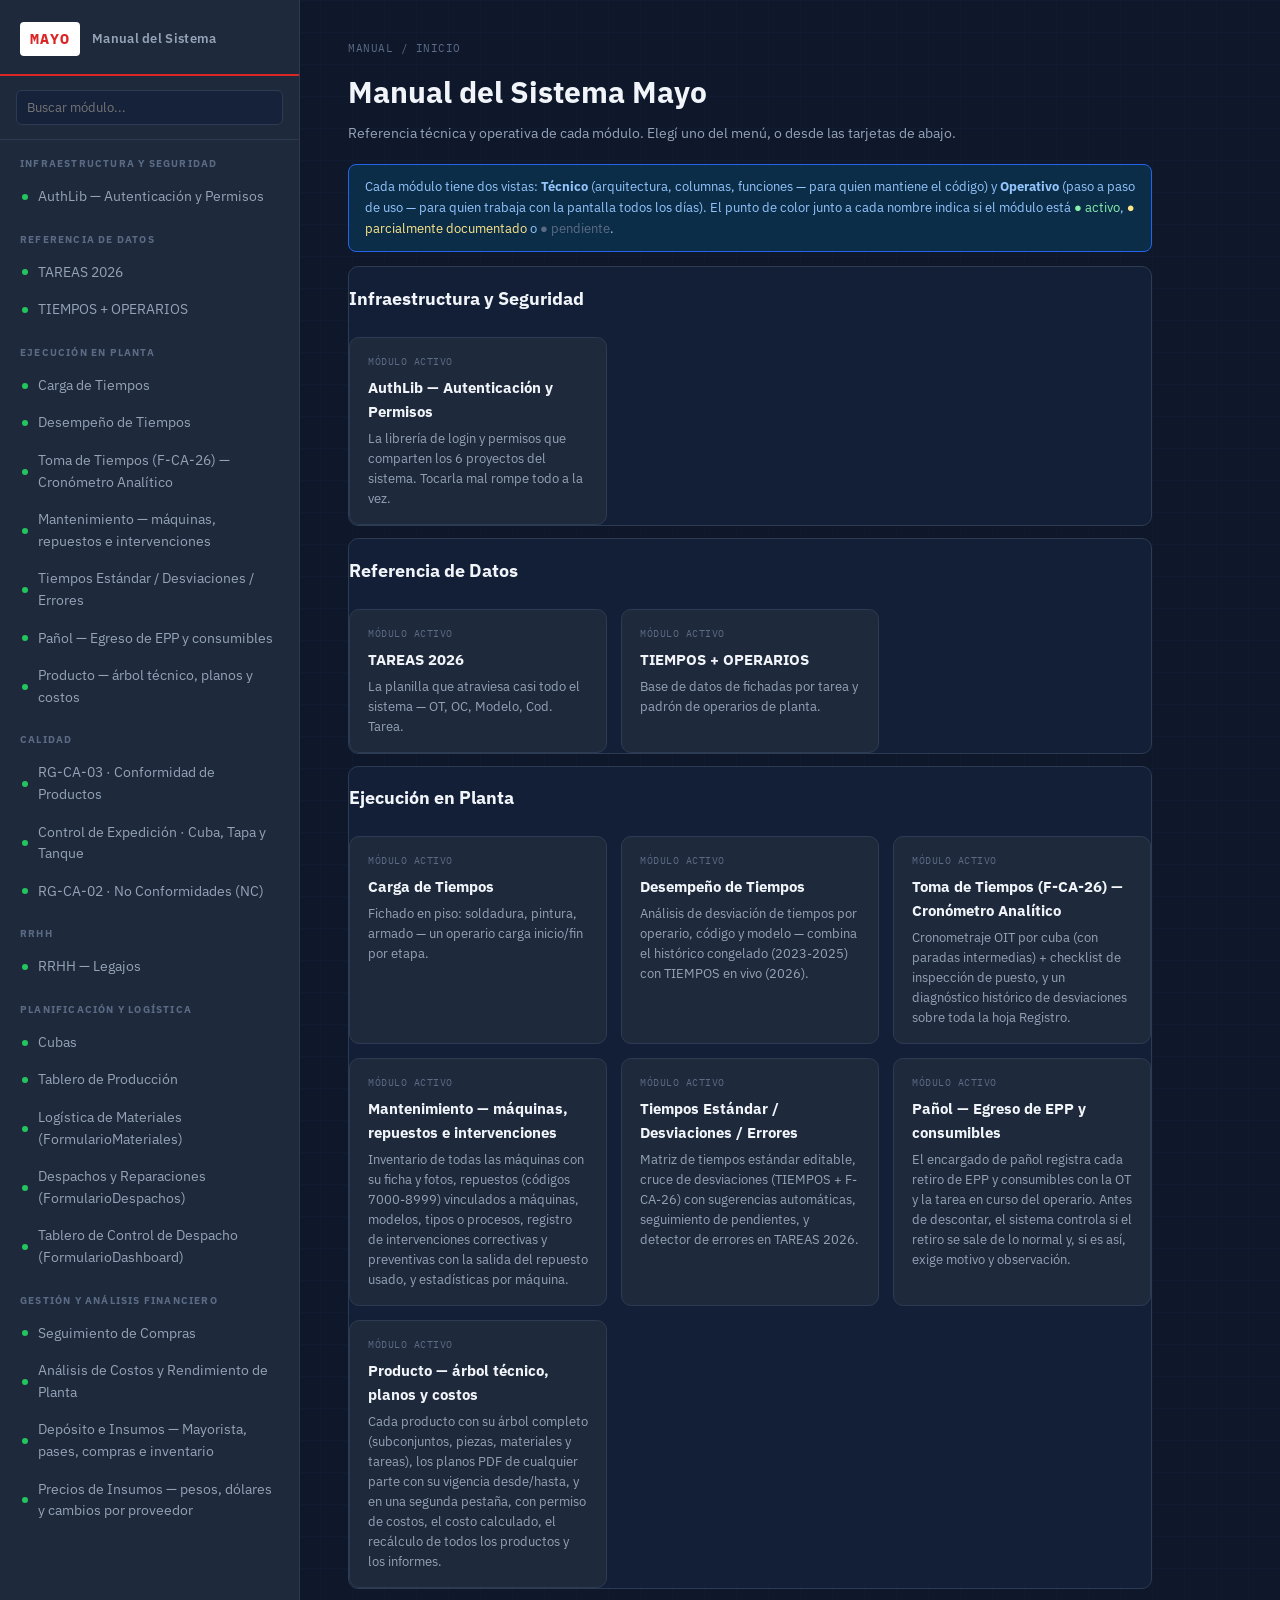
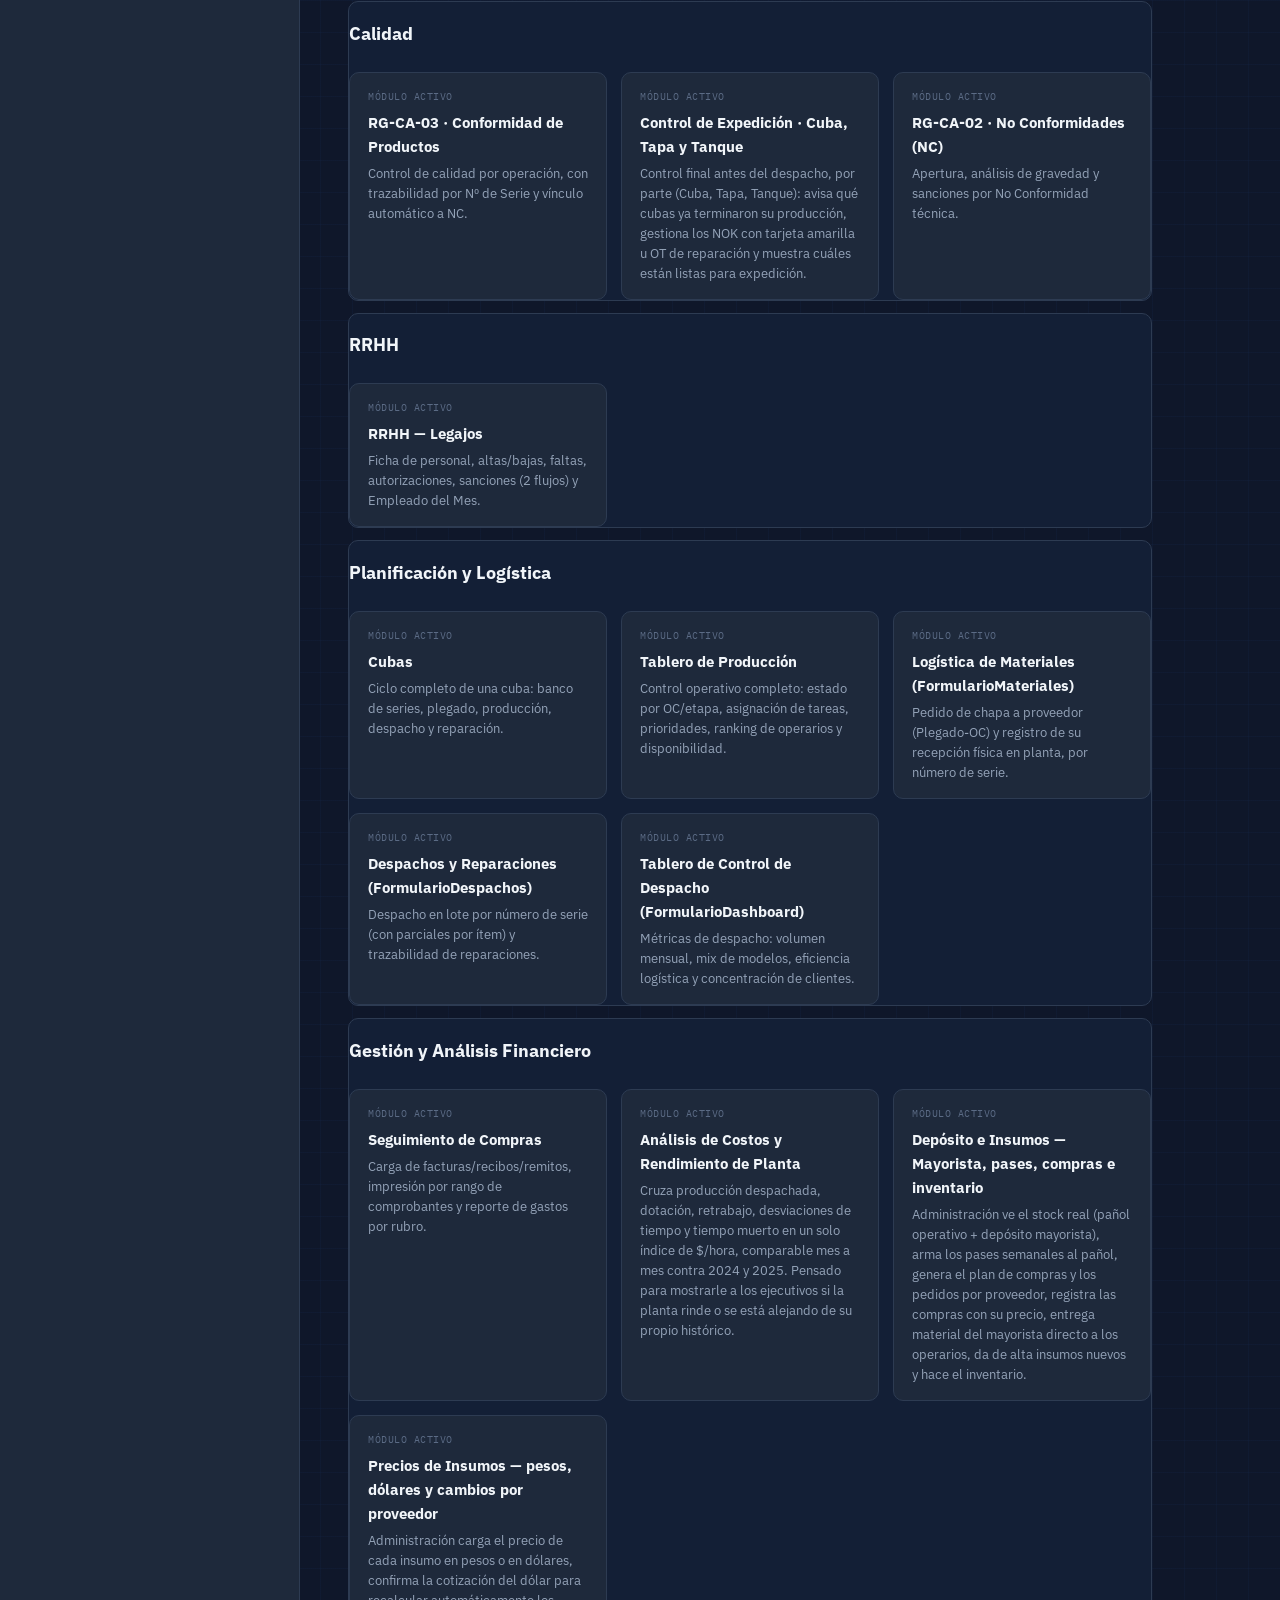
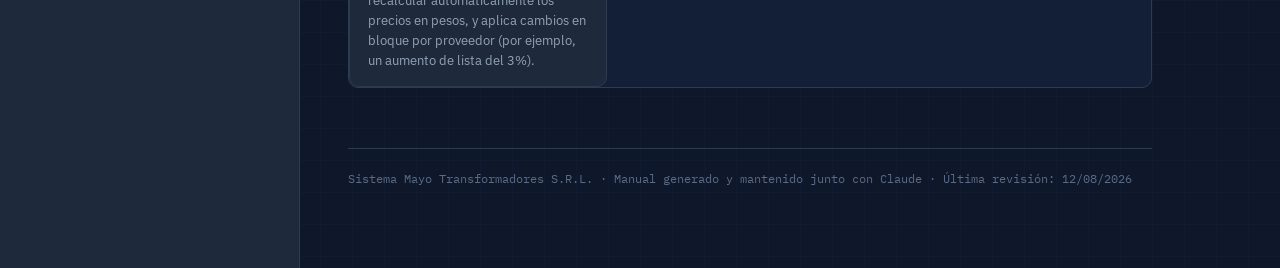
<file: manual/index.html>
<!DOCTYPE html>
<html lang="es">
<head>
<meta charset="UTF-8">
<meta name="viewport" content="width=device-width, initial-scale=1.0">
<title>Manual Sistema Mayo</title>
<link rel="stylesheet" href="style.css">
</head>
<body>

<button class="btn-menu-mobile" id="btnMenuMobile">☰</button>

<div class="app-shell">
    <aside class="sidebar" id="sidebar">
        <div class="sidebar-header">
            <span class="logo-box">MAYO</span>
            <h1>Manual del Sistema</h1>
        </div>
        <div class="sidebar-search">
            <input type="text" id="buscador" placeholder="Buscar módulo...">
        </div>
        <nav class="sidebar-nav" id="navMenu"></nav>
    </aside>

    <main class="contenido" id="contenido"></main>
</div>

<script src="content.js"></script>
<script>
const $ = (sel, ctx) => (ctx || document).querySelector(sel);
const $$ = (sel, ctx) => Array.from((ctx || document).querySelectorAll(sel));

let moduloActual = null;
// Por defecto se abre en modo Operativo. Los modales lo abren con
// ?modo=tecnico o ?modo=operativo (botón "📘 Manual") y #<id del módulo>.
let modoActual = (function () {
    const m = (new URLSearchParams(window.location.search).get('modo') || '').toLowerCase();
    return (m === 'tecnico' || m === 'técnico') ? 'tecnico' : 'operativo';
})();

// ---------------------------------------------------------------------
// Permiso para ver la pestaña Técnico — clave "manual-tecnico" en Accesos.
// Mismo mecanismo JSONP que ya usa el Hub para el login, contra el mismo
// deployment de AuthLib WebApp (no se inventa un método nuevo).
// Sin token en la URL, o sin el permiso concedido, se asume el nivel más
// bajo: solo se ve Operativo, sin mostrar el toggle Técnico/Operativo.
// ---------------------------------------------------------------------
const AUTHLIB_WEBAPP_URL = "https://script.google.com/macros/s/AKfycbw4HRdgdhRdpgBe6uyqOXmvmNIok4384gTOFyx1tB_jNmXKYLmscJQuHeQb5-pqwP6-/exec";
let tieneAccesoTecnico = false;

function llamarAuthLib(params, callbackFn) {
    const nombreCallback = "cb_" + Date.now();
    window[nombreCallback] = function(data) {
        callbackFn(data);
        delete window[nombreCallback];
        document.body.removeChild(script);
    };
    const query = Object.keys(params).map(k => k + "=" + encodeURIComponent(params[k])).join("&");
    const script = document.createElement("script");
    script.src = AUTHLIB_WEBAPP_URL + "?" + query + "&callback=" + nombreCallback;
    document.body.appendChild(script);
}

function verificarPermisoTecnico() {
    const params = new URLSearchParams(window.location.search);
    const token = params.get('token');
    if (!token) return; // sin token: queda en el nivel más bajo (tieneAccesoTecnico = false)

    llamarAuthLib({ accion: "modulosPermitidos", token: token }, function(res) {
        if (res && res.status === "OK" && Array.isArray(res.modulos) && res.modulos.includes("manual-tecnico")) {
            tieneAccesoTecnico = true;
            // Si ya se había pintado una página de módulo mientras se
            // esperaba esta respuesta, se refresca para mostrar el toggle.
            if (moduloActual) { renderModulo(moduloActual); inicializarAcordeon(); }
        }
    });
}

// ---------------------------------------------------------------------
// Sidebar
// ---------------------------------------------------------------------
function renderSidebar(filtro) {
    const nav = $('#navMenu');
    nav.innerHTML = '';
    const f = (filtro || '').toLowerCase().trim();

    CONTENIDO.categorias.forEach(cat => {
        const mods = CONTENIDO.modulos.filter(m =>
            m.categoria === cat &&
            (!f || m.nombre.toLowerCase().includes(f) || m.resumen.toLowerCase().includes(f))
        );
        if (!mods.length) return;

        const catEl = document.createElement('div');
        catEl.className = 'nav-categoria';
        catEl.textContent = cat;
        nav.appendChild(catEl);

        mods.forEach(m => {
            const item = document.createElement('div');
            item.className = 'nav-item' + (moduloActual === m.id ? ' activo' : '');
            const dotClass = m.estado === 'activo' ? 'dot-activo' : (m.estado === 'parcial' ? 'dot-parcial' : 'dot-pendiente');
            item.innerHTML = '<span class="dot ' + dotClass + '"></span><span>' + m.nombre + '</span>';
            item.onclick = () => { location.hash = m.id; cerrarMenuMobile(); };
            nav.appendChild(item);
        });
    });
}

$('#buscador').addEventListener('input', e => renderSidebar(e.target.value));

// ---------------------------------------------------------------------
// Home
// ---------------------------------------------------------------------
function renderHome() {
    let html = '<div class="crumb">MANUAL / INICIO</div>';
    html += '<h2 style="font-size:30px;margin:0 0 6px;">Manual del Sistema Mayo</h2>';
    html += '<p class="page-subtitle">Referencia técnica y operativa de cada módulo. Elegí uno del menú, o desde las tarjetas de abajo.</p>';

    html += '<div class="callout callout-info">Cada módulo tiene dos vistas: <b>Técnico</b> (arquitectura, columnas, funciones — para quien mantiene el código) y <b>Operativo</b> (paso a paso de uso — para quien trabaja con la pantalla todos los días). El punto de color junto a cada nombre indica si el módulo está <span style="color:#86efac">● activo</span>, <span style="color:#fde68a">● parcialmente documentado</span> o <span style="color:#5b6b85">● pendiente</span>.</div>';

    CONTENIDO.categorias.forEach(cat => {
        const mods = CONTENIDO.modulos.filter(m => m.categoria === cat);
        if (!mods.length) return;
        html += '<div class="bloque"><h3>' + cat + '</h3><div class="grid-modulos">';
        mods.forEach(m => {
            html += '<div class="tarjeta-modulo" onclick="location.hash=\'' + m.id + '\'">' +
                '<div class="cat">' + estadoTexto(m.estado) + '</div>' +
                '<h4>' + m.nombre + '</h4>' +
                '<p>' + m.resumen + '</p>' +
                '</div>';
        });
        html += '</div></div>';
    });

    html += '<footer class="wiki-footer">Sistema Mayo Transformadores S.R.L. · Manual generado y mantenido junto con Claude · Última revisión: 12/08/2026</footer>';

    $('#contenido').innerHTML = html;
}

function estadoTexto(estado) {
    return estado === 'activo' ? 'MÓDULO ACTIVO' : (estado === 'parcial' ? 'DOCUMENTACIÓN PARCIAL' : 'PENDIENTE');
}

// ---------------------------------------------------------------------
// Página de módulo
// ---------------------------------------------------------------------
function renderModulo(id) {
    const m = CONTENIDO.modulos.find(x => x.id === id);
    if (!m) { renderHome(); return; }
    moduloActual = id;

    const badgeClass = m.estado === 'activo' ? 'badge-activo' : (m.estado === 'parcial' ? 'badge-parcial' : 'badge-pendiente');

    let html = '<div class="crumb">MANUAL / ' + m.categoria.toUpperCase() + '</div>';
    html += '<div class="page-header"><div><h2>' + m.nombre + '</h2>';
    html += '<p class="page-subtitle">' + m.resumen + '</p></div>';
    html += '<span class="badge-estado ' + badgeClass + '">' + estadoTexto(m.estado) + '</span></div>';

    // El toggle SIEMPRE se muestra — el permiso "manual-tecnico" no oculta
    // el botón, bloquea el contenido de esa vista (ver renderVista).
    html += '<div class="modo-switch ' + (modoActual === 'tecnico' ? 'tec' : 'op') + '" id="modoSwitch">' +
        '<div class="rail"></div>' +
        '<button data-modo="tecnico" class="' + (modoActual === 'tecnico' ? 'activo' : '') + '">Técnico' + (tieneAccesoTecnico ? '' : ' 🔒') + '</button>' +
        '<button data-modo="operativo" class="' + (modoActual === 'operativo' ? 'activo' : '') + '">Operativo</button>' +
        '</div>';

    html += '<div class="panel-contenido" data-modo="' + modoActual + '">' + renderVista(m, modoActual) + '</div>';

    $('#contenido').innerHTML = html;

    $$('#modoSwitch button').forEach(btn => {
        btn.onclick = () => {
            modoActual = btn.dataset.modo;
            renderModulo(id);
            inicializarAcordeon();
        };
    });

    window.scrollTo(0, 0);
}

function renderVista(m, modo) {
    if (modo === 'tecnico' && !tieneAccesoTecnico) {
        return '<div class="callout callout-todo">' +
            '<b>🔒 Sección con acceso restringido.</b><br>' +
            'La vista Técnica requiere autorización de acceso (permiso <code>manual-tecnico</code>). ' +
            'Si necesitás verla, pedile a un administrador que te lo habilite en Control de Accesos.' +
            '</div>';
    }

    const data = m[modo];
    if (!data || data.pendiente) {
        const nota = data && data.nota ? data.nota : 'Todavía no se relevó esta parte del módulo con suficiente detalle.';
        return '<div class="callout callout-todo">' +
            '<b>⚠ Sección pendiente de completar.</b><br>' + nota +
            '<br><br><small>Para completarla: pegarle a Claude el código real (Código.gs + Index.html) de este módulo, igual que se hizo con RG-CA-03 y NC.</small>' +
            '</div>';
    }

    let html = '';
    if (data.intro) html += '<p>' + data.intro + '</p>';

    if (data.bloques) {
        html += '<div class="acordeon-controles"><button onclick="toggleTodos(true)">Expandir todo</button><button onclick="toggleTodos(false)">Colapsar todo</button></div>';
        data.bloques.forEach((b, i) => {
            html += '<div class="bloque' + (i === 0 ? ' abierto' : '') + '" data-idx="' + i + '">';
            html += '<div class="bloque-header" onclick="toggleBloque(this)"><h3>' + b.titulo + '</h3><span class="bloque-chevron">▶</span></div>';
            html += '<div class="bloque-body">';
            if (b.texto) html += '<p>' + b.texto + '</p>';
            if (b.formula) {
                html += '<div class="formula-box">' + b.formula.texto + '<div class="partes">';
                b.formula.partes.forEach(p => {
                    html += '<div class="parte"><div class="pct">' + p.pct + '</div><div class="lbl">' + p.lbl + '</div></div>';
                });
                html += '</div></div>';
            }
            if (b.textoExtra) html += '<p>' + b.textoExtra + '</p>';
            if (b.tabla) {
                html += '<table class="tabla-cols"><thead><tr><th>Col</th><th>Campo</th><th>Detalle</th></tr></thead><tbody>';
                b.tabla.forEach(fila => {
                    html += '<tr><td>' + fila[0] + '</td><td>' + fila[1] + '</td><td>' + (fila[2] || '') + '</td></tr>';
                });
                html += '</tbody></table>';
            }
            html += '</div></div>';
        });
    }

    if (data.pasos) {
        html += '<div class="bloque"><h3>Paso a paso</h3><ol class="pasos">';
        data.pasos.forEach(p => {
            html += '<li><b>' + p.titulo + '</b><span>' + p.texto + '</span></li>';
        });
        html += '</ol></div>';
    }

    return html;
}

// ---------------------------------------------------------------------
// Acordeón
// ---------------------------------------------------------------------
function toggleBloque(headerEl) {
    const bloque = headerEl.closest('.bloque');
    const abrir = !bloque.classList.contains('abierto');
    setBloqueEstado(bloque, abrir);
}

function setBloqueEstado(bloque, abrir) {
    const body = bloque.querySelector('.bloque-body');
    if (abrir) {
        bloque.classList.add('abierto');
        body.style.maxHeight = body.scrollHeight + 'px';
    } else {
        bloque.classList.remove('abierto');
        body.style.maxHeight = '0px';
    }
}

function toggleTodos(abrir) {
    $$('.bloque').forEach(b => setBloqueEstado(b, abrir));
}

// Recalcula max-height de bloques abiertos si la ventana cambia de tamaño
// (texto puede re-envolver en más/menos líneas y desalinear el alto)
window.addEventListener('resize', () => {
    $$('.bloque.abierto .bloque-body').forEach(body => { body.style.maxHeight = body.scrollHeight + 'px'; });
});

function inicializarAcordeon() {
    $$('.bloque').forEach(b => {
        const body = b.querySelector('.bloque-body');
        if (b.classList.contains('abierto')) {
            body.style.maxHeight = body.scrollHeight + 'px';
        }
    });
}

// ---------------------------------------------------------------------
// Router simple por hash
// ---------------------------------------------------------------------
function router() {
    const hash = location.hash.replace('#', '');
    if (!hash) {
        moduloActual = null;
        renderHome();
    } else {
        renderModulo(hash);
        inicializarAcordeon();
    }
    renderSidebar($('#buscador') ? $('#buscador').value : '');
}

window.addEventListener('hashchange', router);
document.addEventListener('DOMContentLoaded', function () {
    router();
    verificarPermisoTecnico();
});

// ---------------------------------------------------------------------
// Menú mobile
// ---------------------------------------------------------------------
function cerrarMenuMobile() { $('#sidebar').classList.remove('abierto'); }
$('#btnMenuMobile').addEventListener('click', () => $('#sidebar').classList.toggle('abierto'));
</script>
</body>
</html>
</file>
<file: manual/style.css>
/* ===========================================================
   Manual Sistema Mayo — hoja de estilos
   Extiende el lenguaje visual ya establecido en el resto del
   sistema (fondo #0f172a, acento rojo #dc2626, tipografía
   técnica) para que la wiki se sienta parte de la misma familia
   de productos, no un agregado externo.
   =========================================================== */

@import url('https://fonts.googleapis.com/css2?family=IBM+Plex+Sans:wght@400;500;600;700&family=IBM+Plex+Mono:wght@400;500;600&display=swap');

:root {
    --bg: #0f172a;
    --bg-blueprint: #0c1526;
    --panel: #1e293b;
    --panel-2: #16213a;
    --panel-3: #131f36;
    --border: #2d3b52;
    --border-strong: #3d4f6b;
    --text: #f1f5f9;
    --text-dim: #94a3b8;
    --text-faint: #5b6b85;
    --red: #dc2626;
    --red-dim: #7f1d1d;
    --blue: #3b82f6;
    --blue-dim: #1e3a5f;
    --green: #22c55e;
    --amber: #f59e0b;
    --mono: 'IBM Plex Mono', 'SF Mono', monospace;
    --sans: 'IBM Plex Sans', -apple-system, sans-serif;
}

* { box-sizing: border-box; }

html { scroll-behavior: smooth; }

body {
    margin: 0;
    background: var(--bg);
    background-image:
        linear-gradient(rgba(59,130,246,.035) 1px, transparent 1px),
        linear-gradient(90deg, rgba(59,130,246,.035) 1px, transparent 1px);
    background-size: 32px 32px;
    color: var(--text);
    font-family: var(--sans);
    font-size: 15px;
    line-height: 1.6;
}

::selection { background: var(--red); color: #fff; }

/* ---------- Layout general ---------- */

.app-shell {
    display: grid;
    grid-template-columns: 300px 1fr;
    min-height: 100vh;
}

@media (max-width: 900px) {
    .app-shell { grid-template-columns: 1fr; }
    .sidebar { position: fixed; z-index: 40; transform: translateX(-100%); transition: transform .25s ease; height: 100vh; }
    .sidebar.abierto { transform: translateX(0); }
    .btn-menu-mobile { display: flex !important; }
}

/* ---------- Sidebar ---------- */

.sidebar {
    background: var(--panel);
    border-right: 1px solid var(--border);
    padding: 0;
    overflow-y: auto;
    display: flex;
    flex-direction: column;
}

.sidebar-header {
    padding: 22px 20px 18px;
    border-bottom: 2px solid var(--red);
    display: flex;
    align-items: center;
    gap: 12px;
}

.logo-box {
    background: #fff;
    color: var(--red);
    font-weight: 800;
    font-family: var(--mono);
    font-size: 15px;
    padding: 5px 10px;
    border-radius: 4px;
    letter-spacing: 1px;
    flex-shrink: 0;
}

.sidebar-header h1 {
    font-size: 13px;
    font-weight: 600;
    margin: 0;
    color: var(--text-dim);
    letter-spacing: .3px;
}

.sidebar-search {
    padding: 14px 16px;
    border-bottom: 1px solid var(--border);
}

.sidebar-search input {
    width: 100%;
    background: var(--panel-2);
    border: 1px solid var(--border);
    color: var(--text);
    border-radius: 6px;
    padding: 8px 10px;
    font-size: 13px;
    font-family: var(--sans);
}
.sidebar-search input:focus { outline: none; border-color: var(--red); }

.sidebar-nav { padding: 10px 10px 24px; flex: 1; }

.nav-categoria {
    font-size: 10px;
    font-weight: 700;
    text-transform: uppercase;
    letter-spacing: 1.2px;
    color: var(--text-faint);
    padding: 16px 10px 6px;
}
.nav-categoria:first-child { padding-top: 6px; }

.nav-item {
    display: flex;
    align-items: center;
    gap: 10px;
    padding: 8px 10px;
    border-radius: 6px;
    color: var(--text-dim);
    text-decoration: none;
    font-size: 13.5px;
    cursor: pointer;
    border-left: 2px solid transparent;
}
.nav-item:hover { background: var(--panel-2); color: var(--text); }
.nav-item.activo { background: var(--panel-2); color: var(--text); border-left-color: var(--red); font-weight: 600; }

.nav-item .dot {
    width: 6px; height: 6px; border-radius: 50%; flex-shrink: 0;
}
.dot-activo { background: var(--green); }
.dot-parcial { background: var(--amber); }
.dot-pendiente { background: var(--text-faint); }

.btn-menu-mobile {
    display: none;
    position: fixed;
    top: 14px; left: 14px; z-index: 50;
    background: var(--panel);
    border: 1px solid var(--border-strong);
    color: var(--text);
    border-radius: 6px;
    width: 40px; height: 40px;
    align-items: center; justify-content: center;
    font-size: 18px;
    cursor: pointer;
}

/* ---------- Contenido principal ---------- */

.contenido {
    padding: 40px 48px 80px;
    max-width: 900px;
}
@media (max-width: 700px) { .contenido { padding: 70px 20px 60px; } }

.crumb {
    font-family: var(--mono);
    font-size: 11px;
    color: var(--text-faint);
    text-transform: uppercase;
    letter-spacing: .5px;
    margin-bottom: 10px;
}

.page-header {
    display: flex;
    justify-content: space-between;
    align-items: flex-start;
    gap: 20px;
    margin-bottom: 6px;
    flex-wrap: wrap;
}

.page-header h2 {
    font-size: 28px;
    margin: 0 0 4px;
    letter-spacing: -.3px;
}

.page-subtitle { color: var(--text-dim); font-size: 14px; margin: 0 0 20px; }

.badge-estado {
    font-family: var(--mono);
    font-size: 10.5px;
    font-weight: 600;
    text-transform: uppercase;
    letter-spacing: .5px;
    padding: 4px 10px;
    border-radius: 20px;
    white-space: nowrap;
}
.badge-activo { background: #14532d; color: #86efac; border: 1px solid #22c55e; }
.badge-parcial { background: #422006; color: #fde68a; border: 1px solid #ca8a04; }
.badge-pendiente { background: var(--panel-3); color: var(--text-faint); border: 1px solid var(--border); }

/* ---------- Switch Técnico / Operativo (elemento distintivo) ---------- */

.modo-switch {
    display: inline-flex;
    align-items: center;
    background: var(--panel-3);
    border: 1px solid var(--border-strong);
    border-radius: 30px;
    padding: 3px;
    margin: 18px 0 28px;
    position: relative;
    font-family: var(--mono);
}
.modo-switch button {
    position: relative;
    z-index: 2;
    background: transparent;
    border: none;
    color: var(--text-faint);
    font-family: var(--mono);
    font-size: 12px;
    font-weight: 600;
    letter-spacing: .5px;
    text-transform: uppercase;
    padding: 8px 20px;
    border-radius: 24px;
    cursor: pointer;
    transition: color .2s;
}
.modo-switch button.activo { color: #0f172a; }
.modo-switch .rail {
    position: absolute;
    top: 3px; bottom: 3px; left: 3px;
    width: calc(50% - 3px);
    background: var(--text);
    border-radius: 24px;
    transition: transform .22s cubic-bezier(.4,0,.2,1);
}
.modo-switch.op .rail { transform: translateX(100%); background: var(--green); }
.modo-switch.tec .rail { background: var(--blue); }

/* ---------- Bloques de contenido ---------- */

.bloque { margin-bottom: 12px; border: 1px solid var(--border); border-radius: 10px; overflow: hidden; background: var(--panel-3); }
.bloque-header {
    display: flex; align-items: center; justify-content: space-between; gap: 10px;
    padding: 14px 18px;
    cursor: pointer;
    user-select: none;
}
.bloque-header:hover { background: rgba(255,255,255,.02); }
.bloque-header h3 {
    font-size: 13px;
    text-transform: uppercase;
    letter-spacing: .8px;
    color: var(--blue);
    margin: 0;
    border: none;
    padding: 0;
}
[data-modo="operativo"] .bloque-header h3 { color: var(--green); }
.bloque-chevron {
    color: var(--text-faint);
    font-size: 11px;
    transition: transform .2s ease;
    flex-shrink: 0;
}
.bloque.abierto .bloque-chevron { transform: rotate(90deg); }
.bloque-body {
    max-height: 0;
    overflow: hidden;
    transition: max-height .25s ease;
    padding: 0 18px;
}
.bloque.abierto .bloque-body { padding: 0 18px 16px; }

.acordeon-controles {
    display: flex; gap: 14px; margin-bottom: 12px;
}
.acordeon-controles button {
    background: transparent; border: none; color: var(--text-faint);
    font-family: var(--mono); font-size: 11px; text-transform: uppercase;
    letter-spacing: .4px; cursor: pointer; padding: 0; text-decoration: underline;
}
.acordeon-controles button:hover { color: var(--text); }

.bloque p { color: #dbe4f0; margin: 0 0 10px; }

table.tabla-cols {
    width: 100%;
    border-collapse: collapse;
    font-size: 13px;
    margin: 10px 0 4px;
}
table.tabla-cols th {
    text-align: left;
    background: var(--panel-3);
    color: var(--text-dim);
    font-size: 10.5px;
    text-transform: uppercase;
    letter-spacing: .4px;
    padding: 8px 10px;
    border-bottom: 1px solid var(--border-strong);
}
table.tabla-cols td {
    padding: 7px 10px;
    border-bottom: 1px solid var(--border);
    color: #dbe4f0;
    vertical-align: top;
}
table.tabla-cols td:first-child { font-family: var(--mono); color: var(--blue); white-space: nowrap; font-weight: 600; }

code, .code-inline {
    font-family: var(--mono);
    background: var(--panel-3);
    border: 1px solid var(--border);
    padding: 1px 6px;
    border-radius: 4px;
    font-size: 12.5px;
    color: #93c5fd;
}

pre {
    background: var(--panel-3);
    border: 1px solid var(--border);
    border-radius: 8px;
    padding: 14px 16px;
    overflow-x: auto;
    font-family: var(--mono);
    font-size: 12.5px;
    color: #cbd5e1;
    line-height: 1.55;
}

ol.pasos {
    list-style: none;
    counter-reset: paso;
    padding: 0;
    margin: 0;
}
ol.pasos > li {
    counter-increment: paso;
    position: relative;
    padding: 4px 0 18px 40px;
    border-left: 2px solid var(--border);
    margin-left: 13px;
}
ol.pasos > li:last-child { border-left-color: transparent; padding-bottom: 0; }
ol.pasos > li::before {
    content: counter(paso);
    position: absolute;
    left: -13px; top: 0;
    width: 26px; height: 26px;
    background: var(--green);
    color: #06280f;
    font-family: var(--mono);
    font-weight: 700;
    font-size: 12px;
    border-radius: 50%;
    display: flex; align-items: center; justify-content: center;
}
ol.pasos > li b { display: block; color: var(--text); margin-bottom: 3px; font-size: 14px; }
ol.pasos > li span { color: var(--text-dim); font-size: 13.5px; }

.callout {
    border-radius: 8px;
    padding: 12px 16px;
    font-size: 13px;
    margin: 14px 0;
    border: 1px solid;
}
.callout-info { background: #0c2d48; border-color: #2563eb; color: #93c5fd; }
.callout-warn { background: #422006; border-color: #ca8a04; color: #fde68a; }
.callout-danger { background: #450a0a; border-color: var(--red); color: #fca5a5; }
.callout-todo { background: var(--panel-3); border-color: var(--border-strong); color: var(--text-dim); border-style: dashed; }

.formula-box {
    background: var(--panel-3);
    border: 1px solid var(--border-strong);
    border-radius: 10px;
    padding: 18px 22px;
    font-family: var(--mono);
    font-size: 14px;
    color: var(--text);
    margin: 14px 0;
    text-align: center;
}
.formula-box .partes {
    display: flex; justify-content: center; gap: 22px; margin-top: 12px; flex-wrap: wrap;
}
.formula-box .parte { text-align: center; }
.formula-box .parte .pct { font-size: 20px; font-weight: 700; }
.formula-box .parte .lbl { font-size: 10px; text-transform: uppercase; color: var(--text-dim); letter-spacing: .5px; margin-top: 2px; }

/* ---------- Home / índice ---------- */

.grid-modulos {
    display: grid;
    grid-template-columns: repeat(auto-fill, minmax(230px, 1fr));
    gap: 14px;
    margin-top: 24px;
}
.tarjeta-modulo {
    background: var(--panel);
    border: 1px solid var(--border);
    border-radius: 10px;
    padding: 16px 18px;
    cursor: pointer;
    transition: border-color .15s;
}
.tarjeta-modulo:hover { border-color: var(--red); }
.tarjeta-modulo .cat { font-family: var(--mono); font-size: 10px; color: var(--text-faint); text-transform: uppercase; letter-spacing: .5px; }
.tarjeta-modulo h4 { margin: 6px 0 4px; font-size: 15px; }
.tarjeta-modulo p { margin: 0; font-size: 12.5px; color: var(--text-dim); }

footer.wiki-footer {
    margin-top: 60px;
    padding-top: 20px;
    border-top: 1px solid var(--border);
    font-size: 12px;
    color: var(--text-faint);
    font-family: var(--mono);
}
</file>
